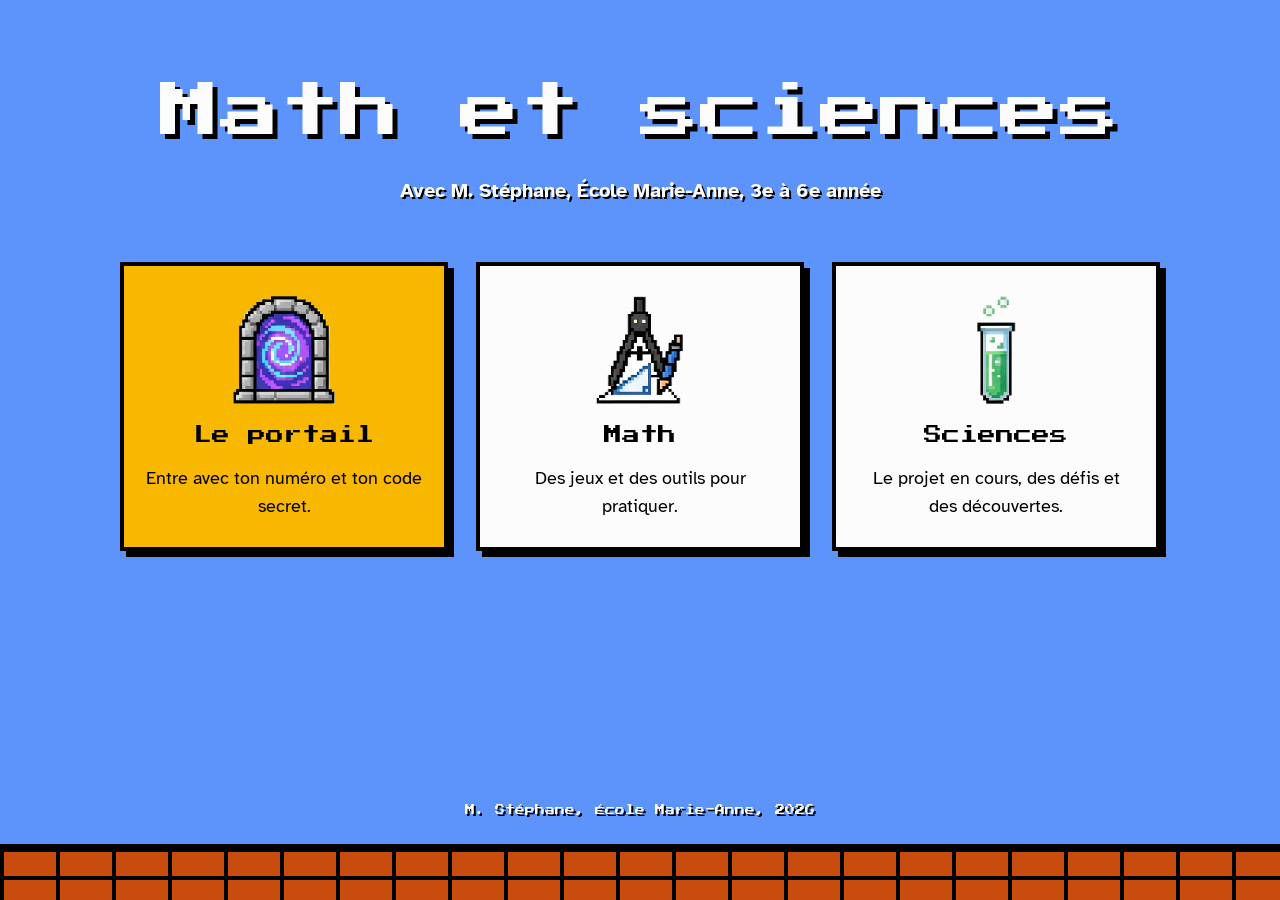
<file: index.html>
<!DOCTYPE html>
<html lang="fr">
<head>
<meta charset="utf-8">
<meta name="viewport" content="width=device-width, initial-scale=1">
<link rel="preconnect" href="https://fonts.googleapis.com">
<link rel="preconnect" href="https://fonts.gstatic.com" crossorigin>
<link href="https://fonts.googleapis.com/css2?family=Atkinson+Hyperlegible:wght@400;700&family=Press+Start+2P&display=swap" rel="stylesheet">
<link rel="stylesheet" href="style.css">
<link rel="icon" href="icones/portail.png">
<title>Math et sciences avec M. Stéphane</title>
<style>
  .hero { max-width: 1080px; margin: 0 auto; padding: 72px 20px 24px; text-align: center; }
  .hero h1 { font-family: var(--pixel); color: var(--blanc); font-size: clamp(26px, 7vw, 60px); line-height: 1.35; text-shadow: 5px 5px 0 var(--nuit); }
  .hero p { margin: 22px 0 0; color: var(--blanc); font-weight: 700; font-size: 20px; text-shadow: 2px 2px 0 var(--nuit); }
  .portes { max-width: 1080px; margin: 0 auto; padding: 32px 20px 72px; display: grid; grid-template-columns: repeat(auto-fit, minmax(260px, 1fr)); gap: 28px; align-content: start; }
  .porte { display: flex; flex-direction: column; align-items: center; text-align: center; gap: 16px; padding: 28px 22px 26px; text-decoration: none; }
  .porte:hover { background: #FFF6D6; }
  .porte:active { transform: translate(4px, 4px); box-shadow: 2px 2px 0 var(--nuit); }
  .porte img { width: 112px; height: 112px; }
  .porte h2 { font-family: var(--pixel); font-size: 18px; line-height: 1.5; }
  .porte p { margin: 0; }
  .porte.vedette { background: var(--or); }
  .porte.vedette:hover { background: #FFD24A; }
</style>
</head>
<body>
<div class="hero">
  <h1>Math et sciences</h1>
  <p>Avec M. Stéphane, École Marie-Anne, 3e à 6e année</p>
</div>

<main class="portes">
  <a class="bloc porte vedette" data-portail href="#">
    <img class="pix" src="icones/portail.png" alt="" width="112" height="112">
    <h2>Le portail</h2>
    <p>Entre avec ton numéro et ton code secret.</p>
  </a>
  <a class="bloc porte" href="math.html">
    <img class="pix" src="icones/compas.png" alt="" width="112" height="112">
    <h2>Math</h2>
    <p>Des jeux et des outils pour pratiquer.</p>
  </a>
  <a class="bloc porte" href="sciences.html">
    <img class="pix" src="icones/eprouvette.png" alt="" width="112" height="112">
    <h2>Sciences</h2>
    <p>Le projet en cours, des défis et des découvertes.</p>
  </a>
</main>

<footer>
  <p class="pied-texte">M. Stéphane, École Marie-Anne, <span id="annee"></span></p>
  <div class="sol" aria-hidden="true"></div>
</footer>
<script src="site.js"></script>
</body>
</html>
</file>
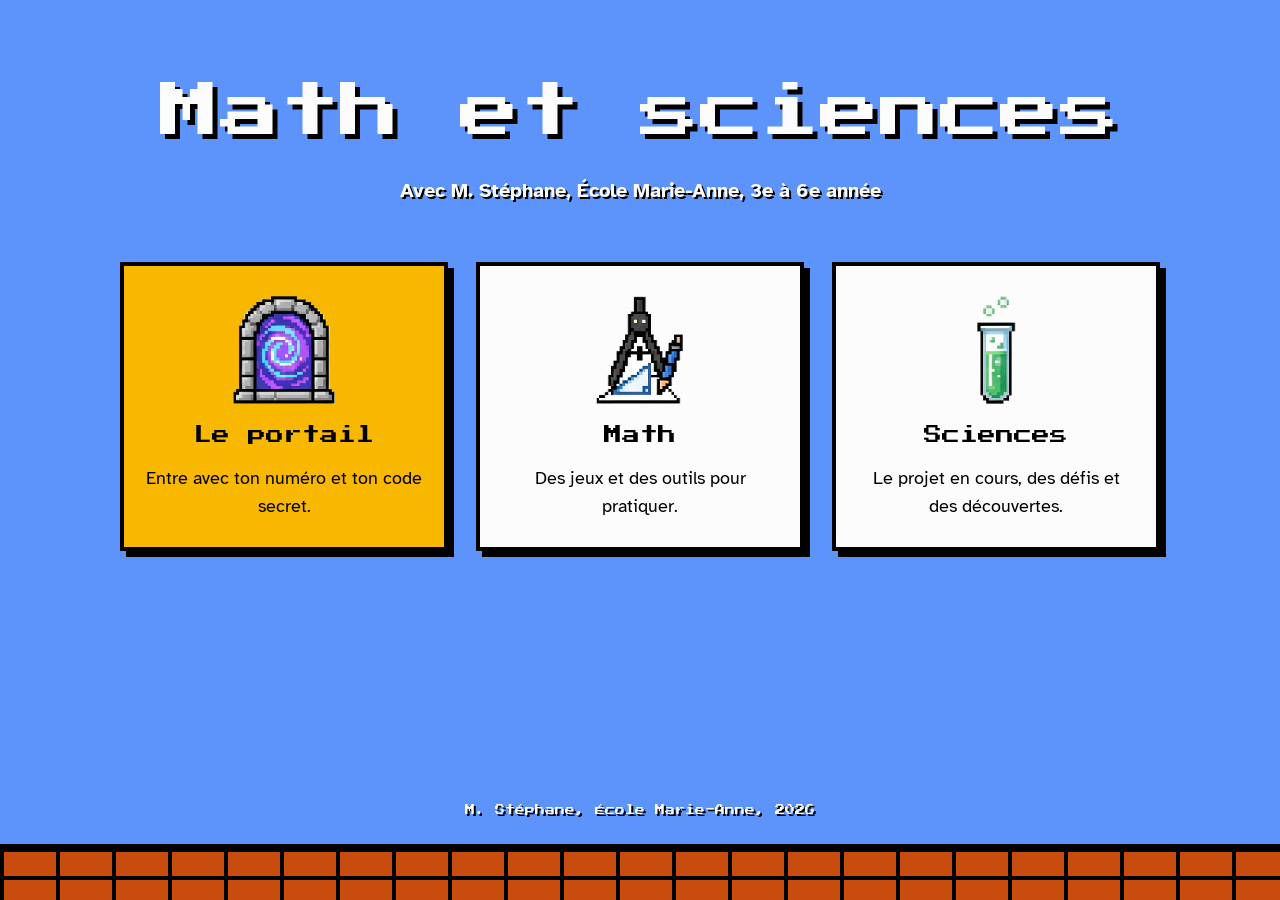
<file: app.html>
<!doctype html>
<html lang="fr">
<head>
<meta charset="utf-8">
<meta name="viewport" content="width=device-width, initial-scale=1">
<title>Chargement…</title>
<style>
  html, body { margin: 0; height: 100%; background: #e8e8e8; }
  iframe { display: block; width: 100%; height: 100%; border: 0; }
  #plein { position: fixed; right: 14px; bottom: 14px; z-index: 5; font: 12px 'Courier New', monospace; font-weight: bold;
           background: #F8B800; border: 3px solid #000; box-shadow: 3px 3px 0 #000; padding: 8px 10px; cursor: pointer; }
</style>
</head>
<body>
<button id="plein" hidden title="Plein écran">⛶ Plein écran</button>
<iframe id="cadre" title="Application" allow="clipboard-write; fullscreen"></iframe>
<script>
/* Les apps du site : ajoute une ligne ici pour chaque nouvelle app Apps Script */
var APPS = {
  portail: { titre: "Le portail",
             url: "https://script.google.com/macros/s/AKfycbyxVpgkzkwHmz1nH80SljjPJ1fe6kfzoZaVMC_vlCwfJsPSxbk_VPe_KhFMmsNMMEipMQ/exec" },
  prof:    { titre: "Le portail : interface prof",
             url: "https://script.google.com/macros/s/AKfycbyxVpgkzkwHmz1nH80SljjPJ1fe6kfzoZaVMC_vlCwfJsPSxbk_VPe_KhFMmsNMMEipMQ/exec?page=prof" },
  arrondir: { titre: "Arrondis!", plein: true,
             url: "https://script.google.com/macros/s/AKfycbyxVpgkzkwHmz1nH80SljjPJ1fe6kfzoZaVMC_vlCwfJsPSxbk_VPe_KhFMmsNMMEipMQ/exec?page=arrondir" },
  arrondirprof: { titre: "Arrondis! : interface prof",
             url: "https://script.google.com/macros/s/AKfycbyxVpgkzkwHmz1nH80SljjPJ1fe6kfzoZaVMC_vlCwfJsPSxbk_VPe_KhFMmsNMMEipMQ/exec?page=arrondirprof" },
  banquier: { titre: "Le Banquier castor", plein: true,
             url: "https://script.google.com/macros/s/AKfycbyxVpgkzkwHmz1nH80SljjPJ1fe6kfzoZaVMC_vlCwfJsPSxbk_VPe_KhFMmsNMMEipMQ/exec?page=banquier" },
  banquierprof: { titre: "Le Banquier castor : interface prof",
             url: "https://script.google.com/macros/s/AKfycbyxVpgkzkwHmz1nH80SljjPJ1fe6kfzoZaVMC_vlCwfJsPSxbk_VPe_KhFMmsNMMEipMQ/exec?page=banquierprof" },
  tables: { titre: "Les Tables du castor", plein: true,
             url: "https://script.google.com/macros/s/AKfycbyxVpgkzkwHmz1nH80SljjPJ1fe6kfzoZaVMC_vlCwfJsPSxbk_VPe_KhFMmsNMMEipMQ/exec?page=tables" },
  tablesprof: { titre: "Les Tables du castor : interface prof",
             url: "https://script.google.com/macros/s/AKfycbyxVpgkzkwHmz1nH80SljjPJ1fe6kfzoZaVMC_vlCwfJsPSxbk_VPe_KhFMmsNMMEipMQ/exec?page=tablesprof" },
  arbres:  { titre: "Défi des essences d’arbres",
             url: "https://script.google.com/macros/s/AKfycbwBoba_kfofpXw3g_yowKZV_xkmOaLPR7cN2TtgPImqyHQHeQxLWDqhCbAi-2AgjlAp/exec" }
};
var app = APPS[location.hash.slice(1)];
if (!app) { location.replace("index.html"); }
else { document.title = app.titre; document.getElementById("cadre").src = app.url; }
/* Bouton plein écran pour les jeux */
var plein = document.getElementById("plein");
if (app && app.plein && document.documentElement.requestFullscreen) {
  plein.hidden = false;
  plein.onclick = function () {
    if (document.fullscreenElement) document.exitFullscreen(); else document.documentElement.requestFullscreen();
  };
  document.addEventListener("fullscreenchange", function () { plein.textContent = document.fullscreenElement ? "Quitter le plein écran" : "⛶ Plein écran"; });
}
/* Passer d’une app à l’autre (ex. : du portail au jeu) recharge la page */
window.addEventListener("hashchange", function () { location.reload(); });
</script>
</body>
</html>
</file>
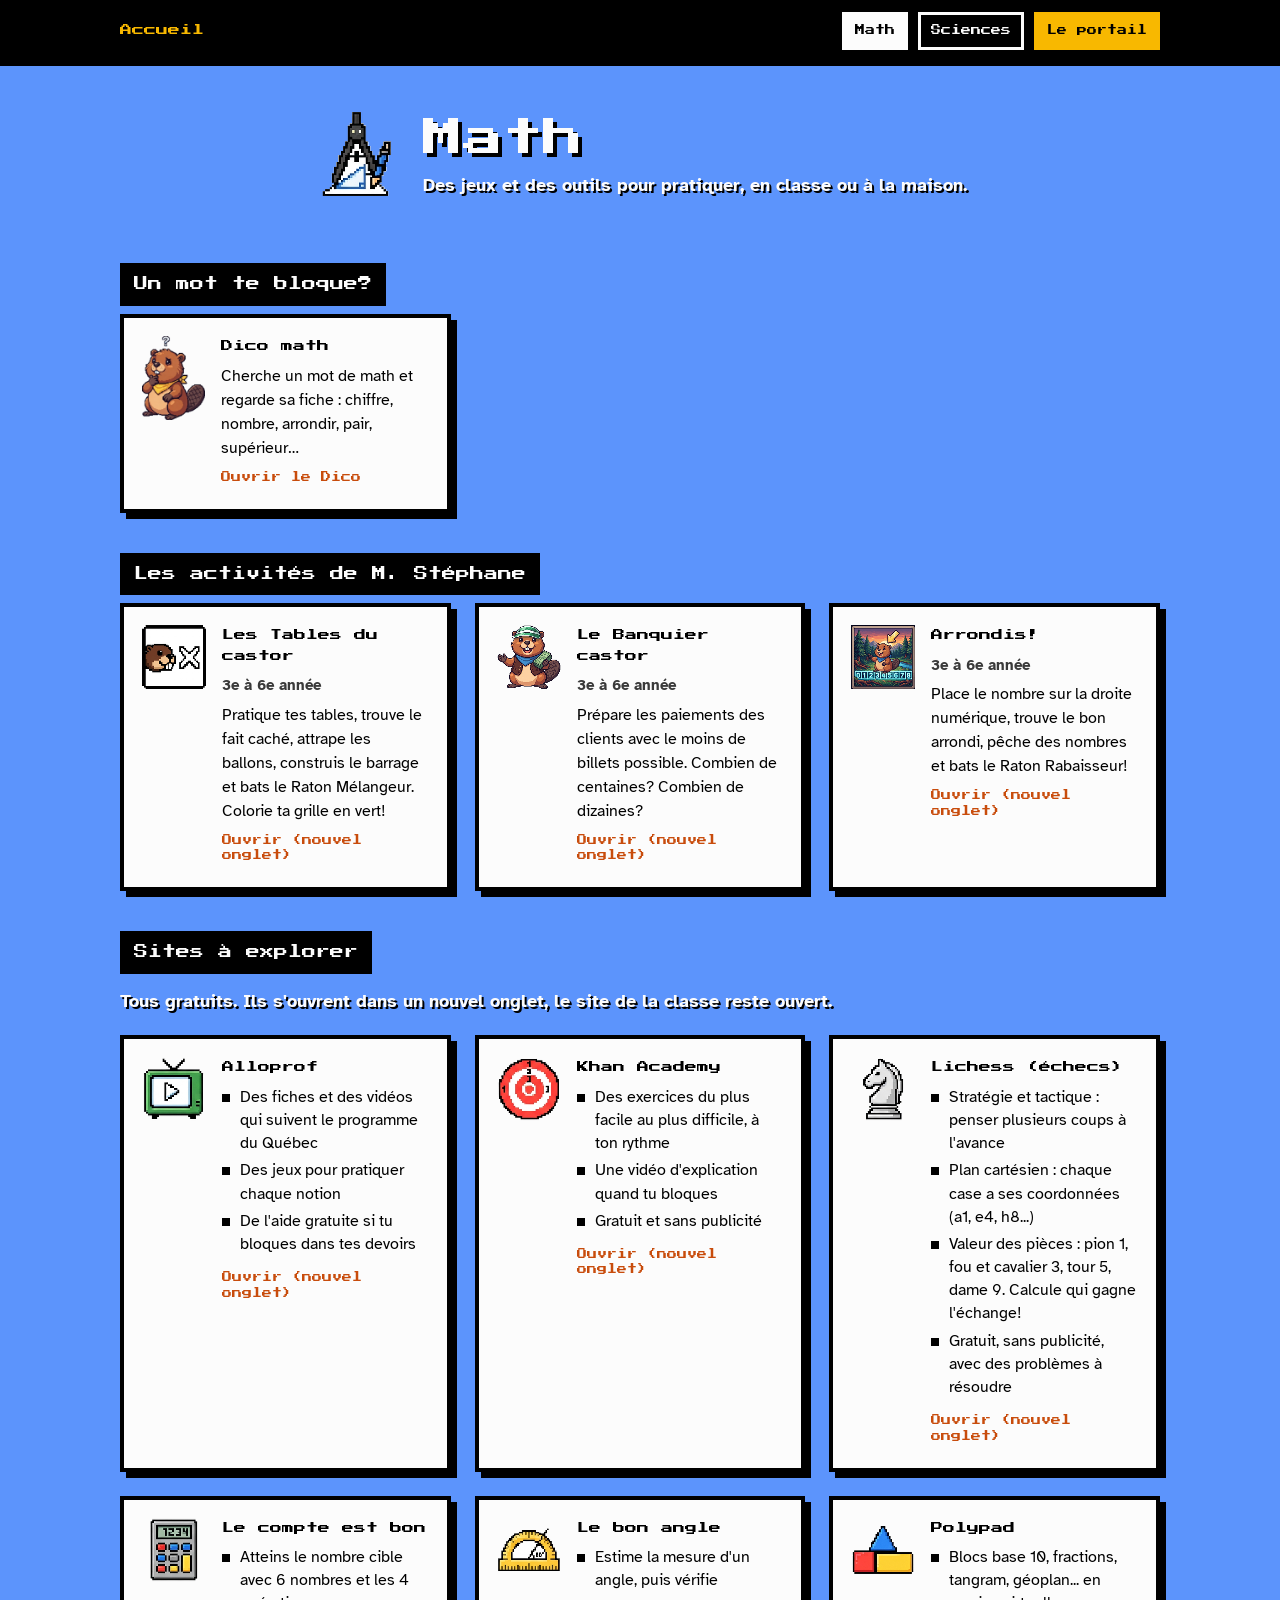
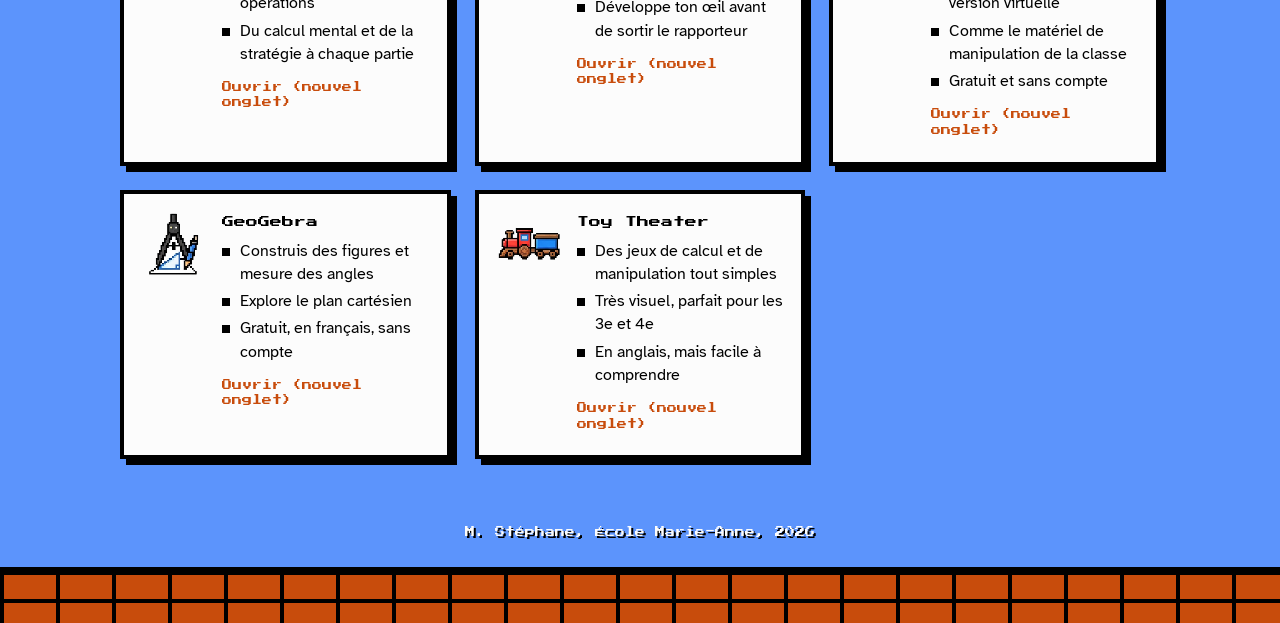
<file: math.html>
<!DOCTYPE html>
<html lang="fr">
<head>
<meta charset="utf-8">
<meta name="viewport" content="width=device-width, initial-scale=1">
<link rel="preconnect" href="https://fonts.googleapis.com">
<link rel="preconnect" href="https://fonts.gstatic.com" crossorigin>
<link href="https://fonts.googleapis.com/css2?family=Atkinson+Hyperlegible:wght@400;700&family=Press+Start+2P&display=swap" rel="stylesheet">
<link rel="stylesheet" href="style.css">
<link rel="icon" href="icones/portail.png">
<title>Math avec M. Stéphane</title>
</head>
<body>
<header class="barre"><div class="int">
  <a class="accueil" href="index.html">Accueil</a>
  <nav aria-label="Pages">
    <a href="math.html" aria-current="page">Math</a>
    <a href="sciences.html">Sciences</a>
    <a class="portail" data-portail href="#">Le portail</a>
  </nav>
</div></header>
<div class="tete">
  <img class="pix" src="icones/compas.png" alt="" width="88" height="88">
  <div><h1>Math</h1><p>Des jeux et des outils pour pratiquer, en classe ou à la maison.</p></div>
</div>

<main>
  <section aria-labelledby="t-dico">
    <h2 id="t-dico" class="section-titre">Un mot te bloque?</h2>
    <div class="grille">
      <a class="bloc carte" href="dico.html">
        <img src="dico/castor-jaune.png" alt="" style="width:auto;height:84px">
        <div><h3>Dico math</h3><p>Cherche un mot de math et regarde sa fiche : chiffre, nombre, arrondir, pair, supérieur…</p><span class="ouvrir">Ouvrir le Dico</span></div>
      </a>
    </div>
  </section>
  <section aria-labelledby="t-act">
    <h2 id="t-act" class="section-titre">Les activités de M. Stéphane</h2>
    <div class="grille" id="grilleActivites"></div>
  </section>

  <section aria-labelledby="t-sites">
    <h2 id="t-sites" class="section-titre">Sites à explorer</h2>
    <p class="section-intro">Tous gratuits. Ils s'ouvrent dans un nouvel onglet, le site de la classe reste ouvert.</p>
    <div class="grille" id="grilleSites"></div>
  </section>
</main>

<footer>
  <p class="pied-texte">M. Stéphane, École Marie-Anne, <span id="annee"></span></p>
  <div class="sol" aria-hidden="true"></div>
</footer>
<script src="site.js"></script>
<script>
/* =========================================================
   CE QU'IL FAUT MODIFIER POUR METTRE LA PAGE À JOUR
   icone : nom d'une image du dossier icones (sans .png).
   Sans icône, la carte affiche la première lettre du titre.
   date : AAAA-MM-JJ (badge « Nouveau! » pendant 14 jours).
   ========================================================= */
var ACTIVITES = [
  { icone: "arrondir", titre: "Arrondis!", lien: "app.html#arrondir", niveaux: "3e à 6e année", date: "2026-10-26",
    description: "Place le nombre sur la droite numérique, trouve le bon arrondi, pêche des nombres et bats le Raton Rabaisseur!" },
  { icone: "banquier", titre: "Le Banquier castor", lien: "app.html#banquier", niveaux: "3e à 6e année", date: "2026-11-04",
    description: "Prépare les paiements des clients avec le moins de billets possible. Combien de centaines? Combien de dizaines?" },
  { icone: "tables", titre: "Les Tables du castor", lien: "app.html#tables", niveaux: "3e à 6e année", date: "2026-11-16",
    description: "Pratique tes tables, trouve le fait caché, attrape les ballons, construis le barrage et bats le Raton Mélangeur. Colorie ta grille en vert!" }
];

var SITES = [
  { icone: "ecran", titre: "Alloprof", lien: "https://www.alloprof.qc.ca/",
    raisons: ["Des fiches et des vidéos qui suivent le programme du Québec", "Des jeux pour pratiquer chaque notion", "De l'aide gratuite si tu bloques dans tes devoirs"] },
  { icone: "cible", titre: "Khan Academy", lien: "https://fr.khanacademy.org/",
    raisons: ["Des exercices du plus facile au plus difficile, à ton rythme", "Une vidéo d'explication quand tu bloques", "Gratuit et sans publicité"] },
  { icone: "cavalier", titre: "Lichess (échecs)", lien: "https://lichess.org/",
    raisons: ["Stratégie et tactique : penser plusieurs coups à l'avance", "Plan cartésien : chaque case a ses coordonnées (a1, e4, h8...)", "Valeur des pièces : pion 1, fou et cavalier 3, tour 5, dame 9. Calcule qui gagne l'échange!", "Gratuit, sans publicité, avec des problèmes à résoudre"] },
  { icone: "calculatrice", titre: "Le compte est bon", lien: "https://www.logicieleducatif.fr/jeu/le-compte-est-bon-en-ligne",
    raisons: ["Atteins le nombre cible avec 6 nombres et les 4 opérations", "Du calcul mental et de la stratégie à chaque partie"] },
  { icone: "rapporteur", titre: "Le bon angle", lien: "https://www.jeuxmaths.fr/jeuxhtml5/lebonangle/jeu/",
    raisons: ["Estime la mesure d'un angle, puis vérifie", "Développe ton œil avant de sortir le rapporteur"] },
  { icone: "blocs", titre: "Polypad", lien: "https://mathigon.org/polypad",
    raisons: ["Blocs base 10, fractions, tangram, géoplan... en version virtuelle", "Comme le matériel de manipulation de la classe", "Gratuit et sans compte"] },
  { icone: "compas", titre: "GeoGebra", lien: "https://www.geogebra.org/",
    raisons: ["Construis des figures et mesure des angles", "Explore le plan cartésien", "Gratuit, en français, sans compte"] },
  { icone: "train", titre: "Toy Theater", lien: "https://toytheater.com/",
    raisons: ["Des jeux de calcul et de manipulation tout simples", "Très visuel, parfait pour les 3e et 4e", "En anglais, mais facile à comprendre"] }
];
/* ========================================================= */
remplir("grilleActivites", ACTIVITES, "Les activités de M. Stéphane arrivent bientôt!");
var el = document.getElementById("grilleSites");
el.innerHTML = SITES.map(carte).join("");
</script>
</body>
</html>
</file>
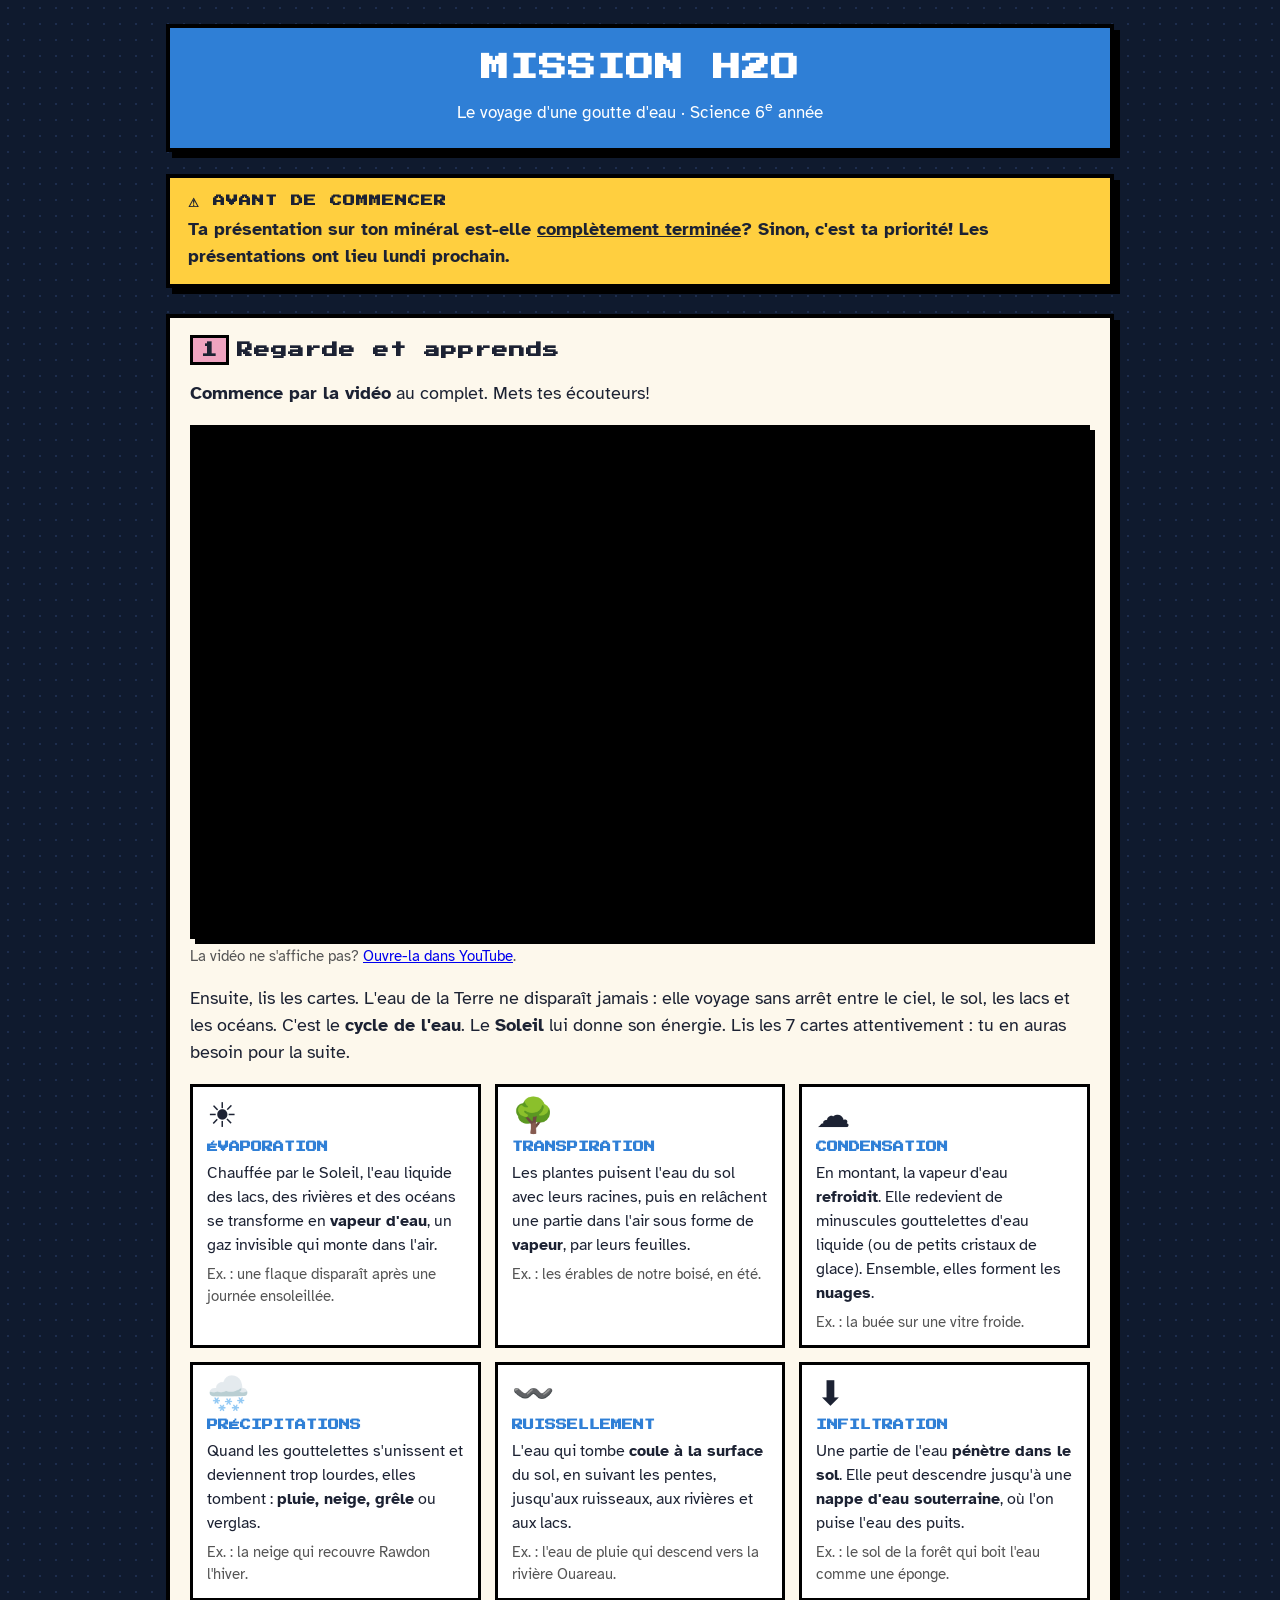
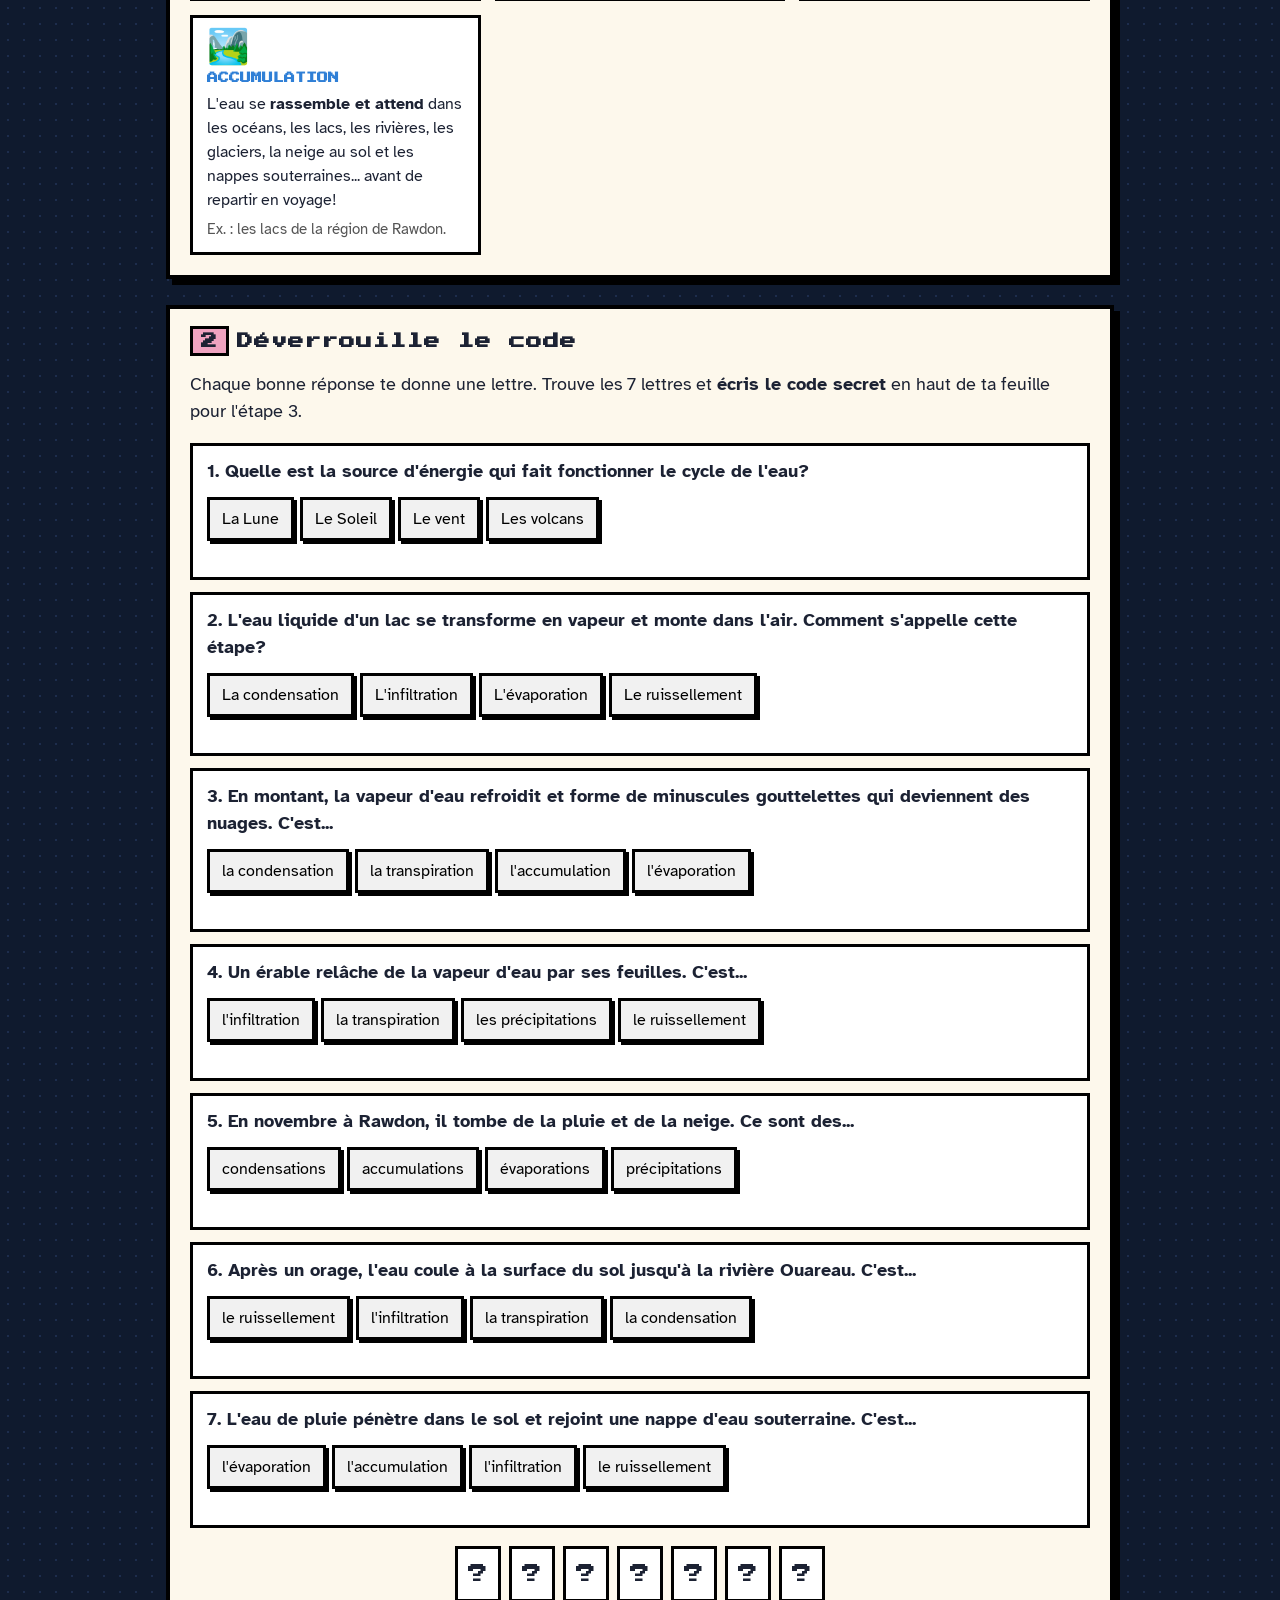
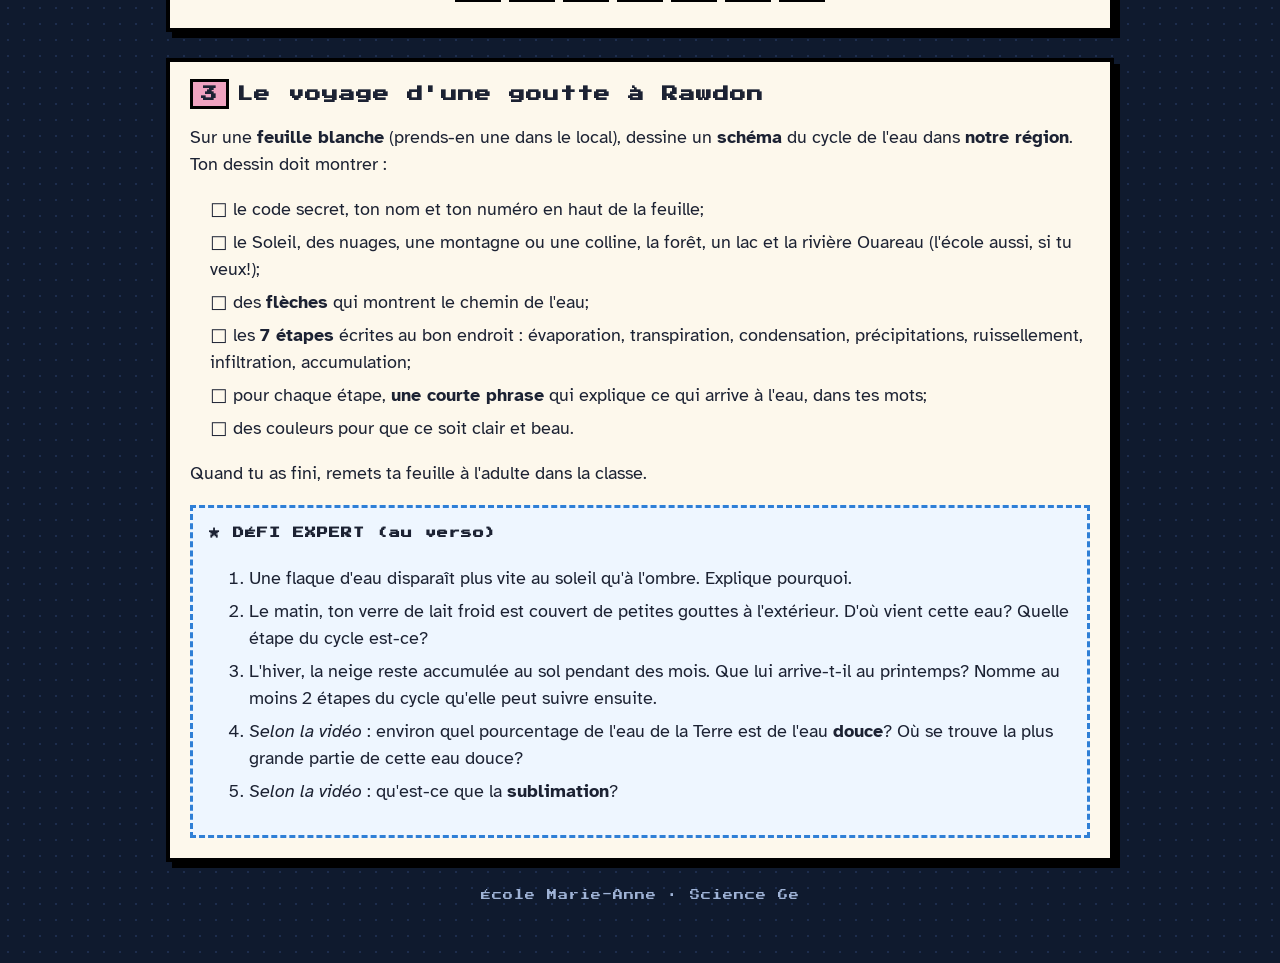
<file: mission-h2o.html>
<!DOCTYPE html>
<html lang="fr">
<head>
<meta charset="utf-8">
<meta name="viewport" content="width=device-width, initial-scale=1">
<title>Mission H2O · 6e année</title>
<link rel="icon" href="icones/portail.png">
<link rel="preconnect" href="https://fonts.googleapis.com">
<link href="https://fonts.googleapis.com/css2?family=Press+Start+2P&family=Atkinson+Hyperlegible:wght@400;700&display=swap" rel="stylesheet">
<style>
  :root{--bg:#0f1a2e;--panel:#fdf8ec;--ink:#1c2233;--blue:#2f7fd6;--sky:#7fc3ff;--pink:#EFA3C0;--gold:#ffcf3f;--green:#3fbf6f;--red:#e0475a;}
  *{box-sizing:border-box}
  body{margin:0;background:var(--bg);color:var(--ink);font:18px/1.5 'Atkinson Hyperlegible',system-ui,sans-serif;
       background-image:radial-gradient(#1d2d4d 1px,transparent 1px);background-size:16px 16px}
  .wrap{max-width:980px;margin:0 auto;padding:24px 16px 60px}
  .px{font-family:'Press Start 2P',monospace;letter-spacing:1px}
  header{background:var(--blue);border:4px solid #000;box-shadow:6px 6px 0 #000;padding:22px;color:#fff;text-align:center}
  header h1{margin:0 0 10px;font-size:28px;line-height:1.3}
  header p{margin:0;font-size:17px}
  .alerte{margin:22px 0;background:var(--gold);border:4px solid #000;box-shadow:6px 6px 0 #000;padding:14px 18px;font-weight:700}
  .alerte .px{font-size:12px;display:block;margin-bottom:6px}
  section{background:var(--panel);border:4px solid #000;box-shadow:6px 6px 0 #000;padding:20px;margin:26px 0}
  h2{margin:0 0 14px;font-size:16px;line-height:1.5}
  h2 .lvl{background:var(--pink);border:3px solid #000;padding:4px 8px;margin-right:8px}
  .cards{display:grid;grid-template-columns:repeat(auto-fill,minmax(270px,1fr));gap:14px}
  .card{background:#fff;border:3px solid #000;padding:12px 14px}
  .card .ico{font-size:34px;line-height:1}
  .card h3{margin:6px 0 4px;font-family:'Press Start 2P',monospace;font-size:11px;line-height:1.6;color:var(--blue)}
  .card p{margin:0;font-size:16px}
  .card .ex{margin-top:6px;font-size:15px;color:#555}
  .q{background:#fff;border:3px solid #000;padding:12px 14px;margin:12px 0}
  .q.ok{background:#e4f8ea;border-color:var(--green)}
  .q p{margin:0 0 8px;font-weight:700}
  .q button{font:inherit;font-size:16px;margin:4px 6px 4px 0;padding:7px 12px;border:3px solid #000;background:#f1f1f1;cursor:pointer;box-shadow:3px 3px 0 #000}
  .q button:hover{background:var(--sky)}
  .q button.bad{background:#ffd5da;text-decoration:line-through}
  .q button.good{background:var(--green);color:#fff}
  .q button:disabled{cursor:default}
  .fb{font-size:15px;min-height:20px}
  .code{display:flex;gap:8px;justify-content:center;margin:18px 0 6px;flex-wrap:wrap}
  .code span{width:46px;height:56px;border:3px solid #000;background:#fff;display:flex;align-items:center;justify-content:center;font-family:'Press Start 2P',monospace;font-size:20px}
  .code span.on{background:var(--gold)}
  .bravo{display:none;text-align:center;background:var(--green);color:#fff;border:3px solid #000;padding:12px;margin-top:12px;font-weight:700}
  ol li,ul li{margin:6px 0}
  .check li{list-style:none;margin-left:-20px}
  .check li::before{content:"□ ";font-weight:700}
  .bonus{background:#eef6ff;border:3px dashed var(--blue);padding:12px 16px;margin-top:16px}
  .video{position:relative;padding-top:56.25%;border:4px solid #000;box-shadow:5px 5px 0 #000;margin:10px 0 6px;background:#000}
  .video iframe{position:absolute;inset:0;width:100%;height:100%;border:0}
  .small{font-size:15px;color:#555;margin-top:6px}
  footer{text-align:center;color:#9fb3d6;font-size:14px}
</style>
</head>
<body>
<div class="wrap">

<header>
  <h1 class="px">MISSION H2O</h1>
  <p>Le voyage d'une goutte d'eau · Science 6<sup>e</sup> année</p>
</header>

<div class="alerte">
  <span class="px">⚠ AVANT DE COMMENCER</span>
  Ta présentation sur ton minéral est-elle <u>complètement terminée</u>? Sinon, c'est ta priorité! Les présentations ont lieu lundi prochain.
</div>

<section>
  <h2 class="px"><span class="lvl">1</span>Regarde et apprends</h2>
  <p><b>Commence par la vidéo</b> au complet. Mets tes écouteurs!</p>
  <div class="video"><iframe src="https://www.youtube-nocookie.com/embed/tZ7s_WrcsDs?rel=0" title="Le cycle de l'eau" allow="accelerometer; encrypted-media; gyroscope; picture-in-picture; fullscreen" allowfullscreen></iframe></div>
  <p class="small">La vidéo ne s'affiche pas? <a href="https://www.youtube.com/watch?v=tZ7s_WrcsDs" target="_blank" rel="noopener">Ouvre-la dans YouTube</a>.</p>
  <p>Ensuite, lis les cartes. L'eau de la Terre ne disparaît jamais : elle voyage sans arrêt entre le ciel, le sol, les lacs et les océans. C'est le <b>cycle de l'eau</b>. Le <b>Soleil</b> lui donne son énergie. Lis les 7 cartes attentivement : tu en auras besoin pour la suite.</p>
  <div class="cards">
    <div class="card"><div class="ico">☀️</div><h3>ÉVAPORATION</h3>
      <p>Chauffée par le Soleil, l'eau liquide des lacs, des rivières et des océans se transforme en <b>vapeur d'eau</b>, un gaz invisible qui monte dans l'air.</p>
      <p class="ex">Ex. : une flaque disparaît après une journée ensoleillée.</p></div>
    <div class="card"><div class="ico">🌳</div><h3>TRANSPIRATION</h3>
      <p>Les plantes puisent l'eau du sol avec leurs racines, puis en relâchent une partie dans l'air sous forme de <b>vapeur</b>, par leurs feuilles.</p>
      <p class="ex">Ex. : les érables de notre boisé, en été.</p></div>
    <div class="card"><div class="ico">☁️</div><h3>CONDENSATION</h3>
      <p>En montant, la vapeur d'eau <b>refroidit</b>. Elle redevient de minuscules gouttelettes d'eau liquide (ou de petits cristaux de glace). Ensemble, elles forment les <b>nuages</b>.</p>
      <p class="ex">Ex. : la buée sur une vitre froide.</p></div>
    <div class="card"><div class="ico">🌨️</div><h3>PRÉCIPITATIONS</h3>
      <p>Quand les gouttelettes s'unissent et deviennent trop lourdes, elles tombent : <b>pluie, neige, grêle</b> ou verglas.</p>
      <p class="ex">Ex. : la neige qui recouvre Rawdon l'hiver.</p></div>
    <div class="card"><div class="ico">〰️</div><h3>RUISSELLEMENT</h3>
      <p>L'eau qui tombe <b>coule à la surface</b> du sol, en suivant les pentes, jusqu'aux ruisseaux, aux rivières et aux lacs.</p>
      <p class="ex">Ex. : l'eau de pluie qui descend vers la rivière Ouareau.</p></div>
    <div class="card"><div class="ico">⬇️</div><h3>INFILTRATION</h3>
      <p>Une partie de l'eau <b>pénètre dans le sol</b>. Elle peut descendre jusqu'à une <b>nappe d'eau souterraine</b>, où l'on puise l'eau des puits.</p>
      <p class="ex">Ex. : le sol de la forêt qui boit l'eau comme une éponge.</p></div>
    <div class="card"><div class="ico">🏞️</div><h3>ACCUMULATION</h3>
      <p>L'eau se <b>rassemble et attend</b> dans les océans, les lacs, les rivières, les glaciers, la neige au sol et les nappes souterraines... avant de repartir en voyage!</p>
      <p class="ex">Ex. : les lacs de la région de Rawdon.</p></div>
  </div>
</section>

<section>
  <h2 class="px"><span class="lvl">2</span>Déverrouille le code</h2>
  <p>Chaque bonne réponse te donne une lettre. Trouve les 7 lettres et <b>écris le code secret</b> en haut de ta feuille pour l'étape 3.</p>
  <div id="quiz"></div>
  <div class="code" id="code"></div>
  <div class="bravo" id="bravo">BRAVO! Écris le code en haut de ta feuille, puis passe à l'étape 3.</div>
</section>

<section>
  <h2 class="px"><span class="lvl">3</span>Le voyage d'une goutte à Rawdon</h2>
  <p>Sur une <b>feuille blanche</b> (prends-en une dans le local), dessine un <b>schéma</b> du cycle de l'eau dans <b>notre région</b>. Ton dessin doit montrer :</p>
  <ul class="check">
    <li>le code secret, ton nom et ton numéro en haut de la feuille;</li>
    <li>le Soleil, des nuages, une montagne ou une colline, la forêt, un lac et la rivière Ouareau (l'école aussi, si tu veux!);</li>
    <li>des <b>flèches</b> qui montrent le chemin de l'eau;</li>
    <li>les <b>7 étapes</b> écrites au bon endroit : évaporation, transpiration, condensation, précipitations, ruissellement, infiltration, accumulation;</li>
    <li>pour chaque étape, <b>une courte phrase</b> qui explique ce qui arrive à l'eau, dans tes mots;</li>
    <li>des couleurs pour que ce soit clair et beau.</li>
  </ul>
  <p>Quand tu as fini, remets ta feuille à l'adulte dans la classe.</p>
  <div class="bonus">
    <b class="px" style="font-size:11px">★ DÉFI EXPERT (au verso)</b>
    <ol>
      <li>Une flaque d'eau disparaît plus vite au soleil qu'à l'ombre. Explique pourquoi.</li>
      <li>Le matin, ton verre de lait froid est couvert de petites gouttes à l'extérieur. D'où vient cette eau? Quelle étape du cycle est-ce?</li>
      <li>L'hiver, la neige reste accumulée au sol pendant des mois. Que lui arrive-t-il au printemps? Nomme au moins 2 étapes du cycle qu'elle peut suivre ensuite.</li>
      <li><i>Selon la vidéo</i> : environ quel pourcentage de l'eau de la Terre est de l'eau <b>douce</b>? Où se trouve la plus grande partie de cette eau douce?</li>
      <li><i>Selon la vidéo</i> : qu'est-ce que la <b>sublimation</b>?</li>
    </ol>
  </div>
</section>

<footer class="px" style="font-size:10px">École Marie-Anne · Science 6e</footer>
</div>

<script>
const QUESTIONS = [
  {q:"Quelle est la source d'énergie qui fait fonctionner le cycle de l'eau?", c:["La Lune","Le Soleil","Le vent","Les volcans"], a:1, l:"O", h:"Pense à ce qui chauffe l'eau des lacs."},
  {q:"L'eau liquide d'un lac se transforme en vapeur et monte dans l'air. Comment s'appelle cette étape?", c:["La condensation","L'infiltration","L'évaporation","Le ruissellement"], a:2, l:"U", h:"Relis la carte avec le Soleil."},
  {q:"En montant, la vapeur d'eau refroidit et forme de minuscules gouttelettes qui deviennent des nuages. C'est...", c:["la condensation","la transpiration","l'accumulation","l'évaporation"], a:0, l:"A", h:"C'est aussi ce qui fait la buée sur une vitre froide."},
  {q:"Un érable relâche de la vapeur d'eau par ses feuilles. C'est...", c:["l'infiltration","la transpiration","les précipitations","le ruissellement"], a:1, l:"R", h:"Les plantes aussi « suent » un peu!"},
  {q:"En novembre à Rawdon, il tombe de la pluie et de la neige. Ce sont des...", c:["condensations","accumulations","évaporations","précipitations"], a:3, l:"E", h:"Ce qui tombe du ciel."},
  {q:"Après un orage, l'eau coule à la surface du sol jusqu'à la rivière Ouareau. C'est...", c:["le ruissellement","l'infiltration","la transpiration","la condensation"], a:0, l:"A", h:"L'eau coule SUR le sol."},
  {q:"L'eau de pluie pénètre dans le sol et rejoint une nappe d'eau souterraine. C'est...", c:["l'évaporation","l'accumulation","l'infiltration","le ruissellement"], a:2, l:"U", h:"L'eau entre DANS le sol."}
];
const quiz=document.getElementById('quiz'), code=document.getElementById('code');
let found=0;
QUESTIONS.forEach((Q,i)=>{
  const box=document.createElement('div'); box.className='q';
  box.innerHTML='<p>'+(i+1)+'. '+Q.q+'</p>';
  const fb=document.createElement('div'); fb.className='fb';
  Q.c.forEach((txt,j)=>{
    const b=document.createElement('button'); b.textContent=txt;
    b.onclick=()=>{
      if(j===Q.a){
        b.classList.add('good'); box.classList.add('ok');
        box.querySelectorAll('button').forEach(x=>x.disabled=true);
        fb.textContent='✔ Bonne réponse! Lettre débloquée : '+Q.l;
        const s=code.children[i]; s.textContent=Q.l; s.classList.add('on');
        found++; if(found===QUESTIONS.length) document.getElementById('bravo').style.display='block';
      }else{
        b.classList.add('bad'); b.disabled=true;
        fb.textContent='✘ Pas tout à fait. Indice : '+Q.h;
      }
    };
    box.appendChild(b);
  });
  box.appendChild(fb); quiz.appendChild(box);
  const s=document.createElement('span'); s.textContent='?'; code.appendChild(s);
});
</script>
</body>
</html>
</file>
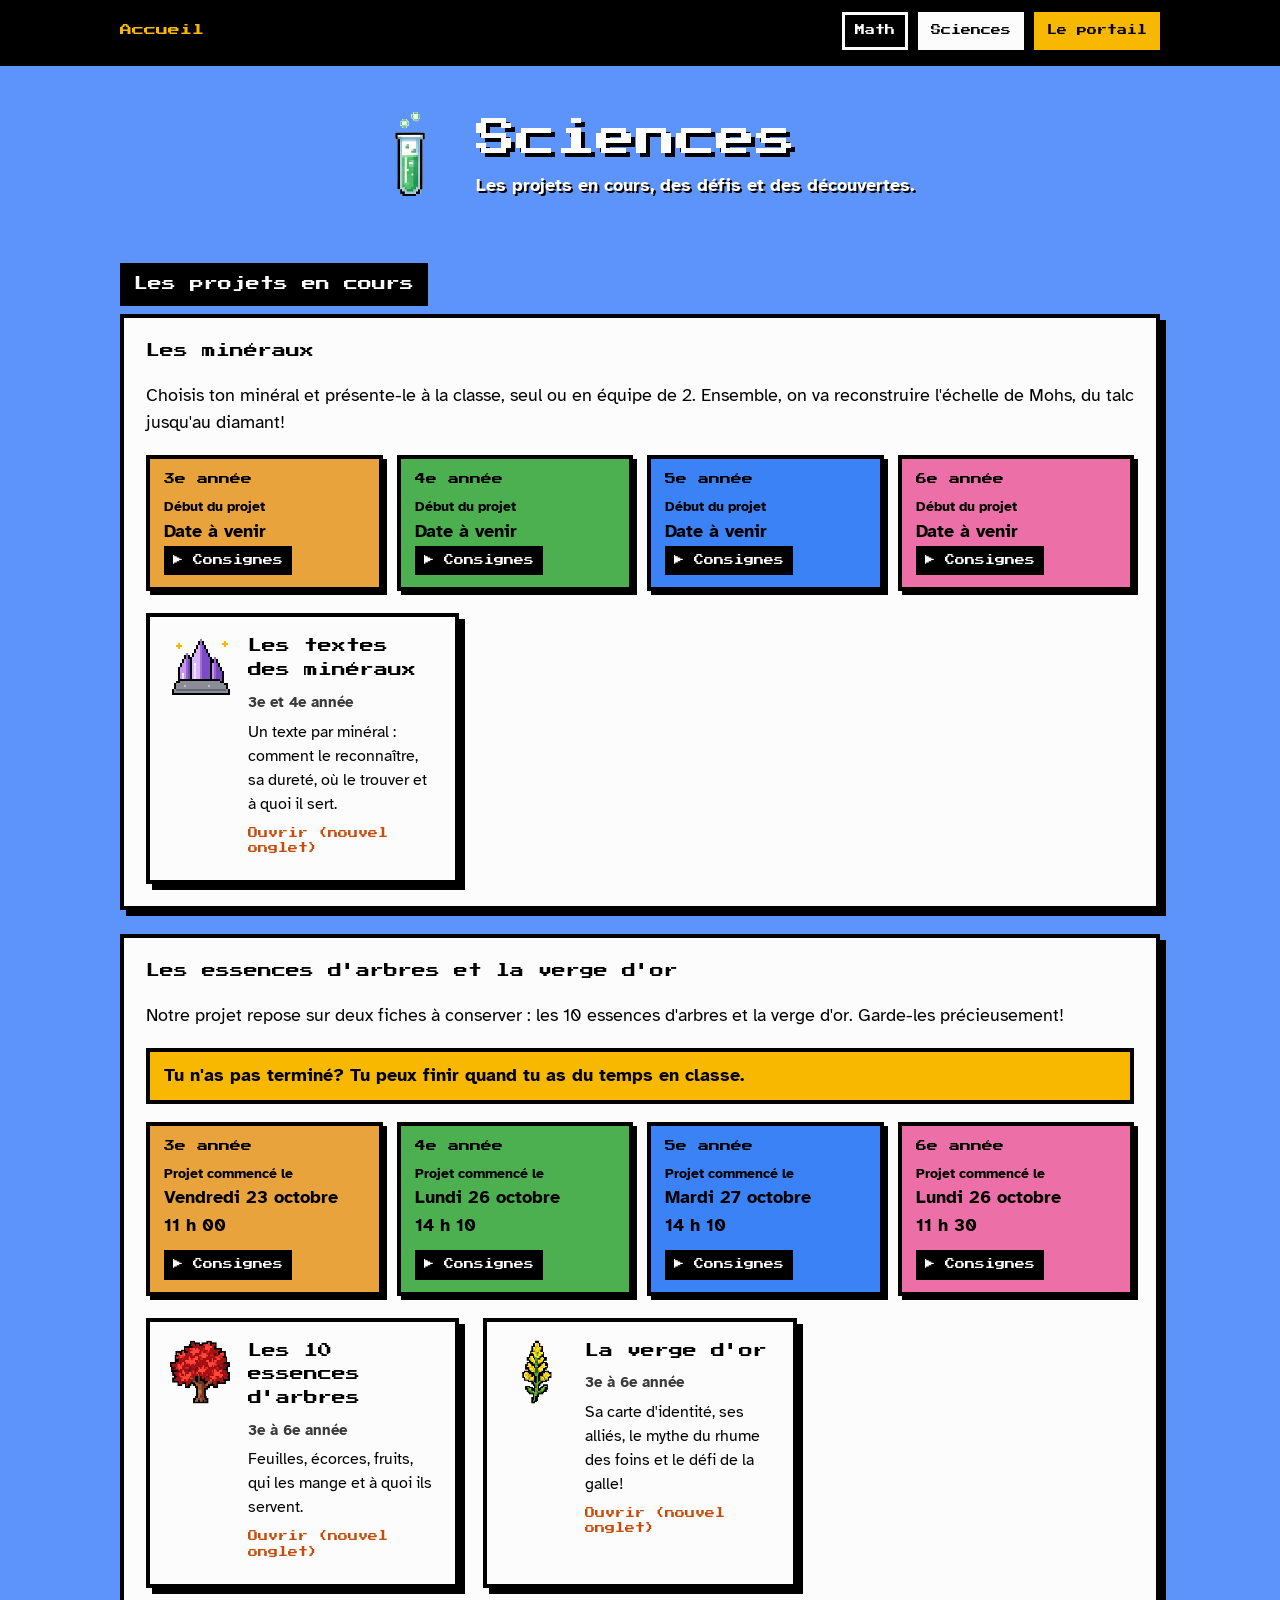
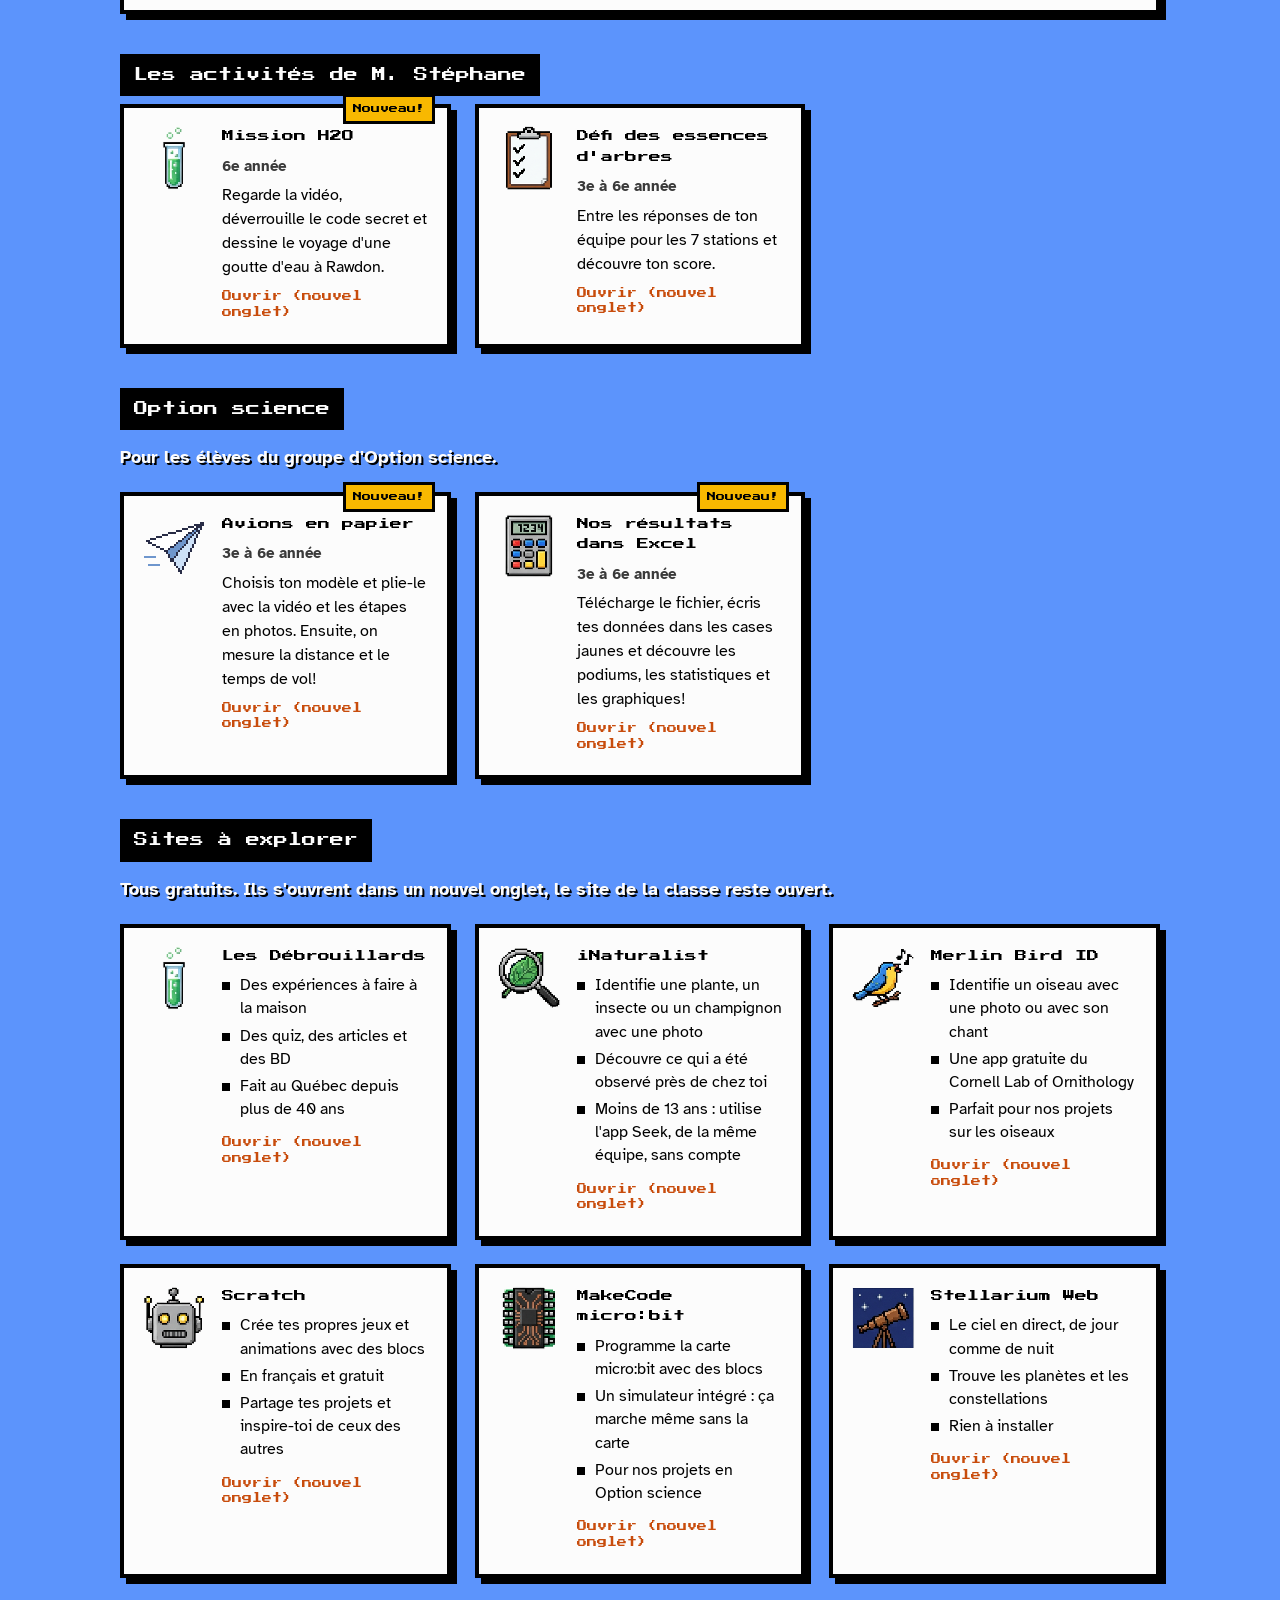
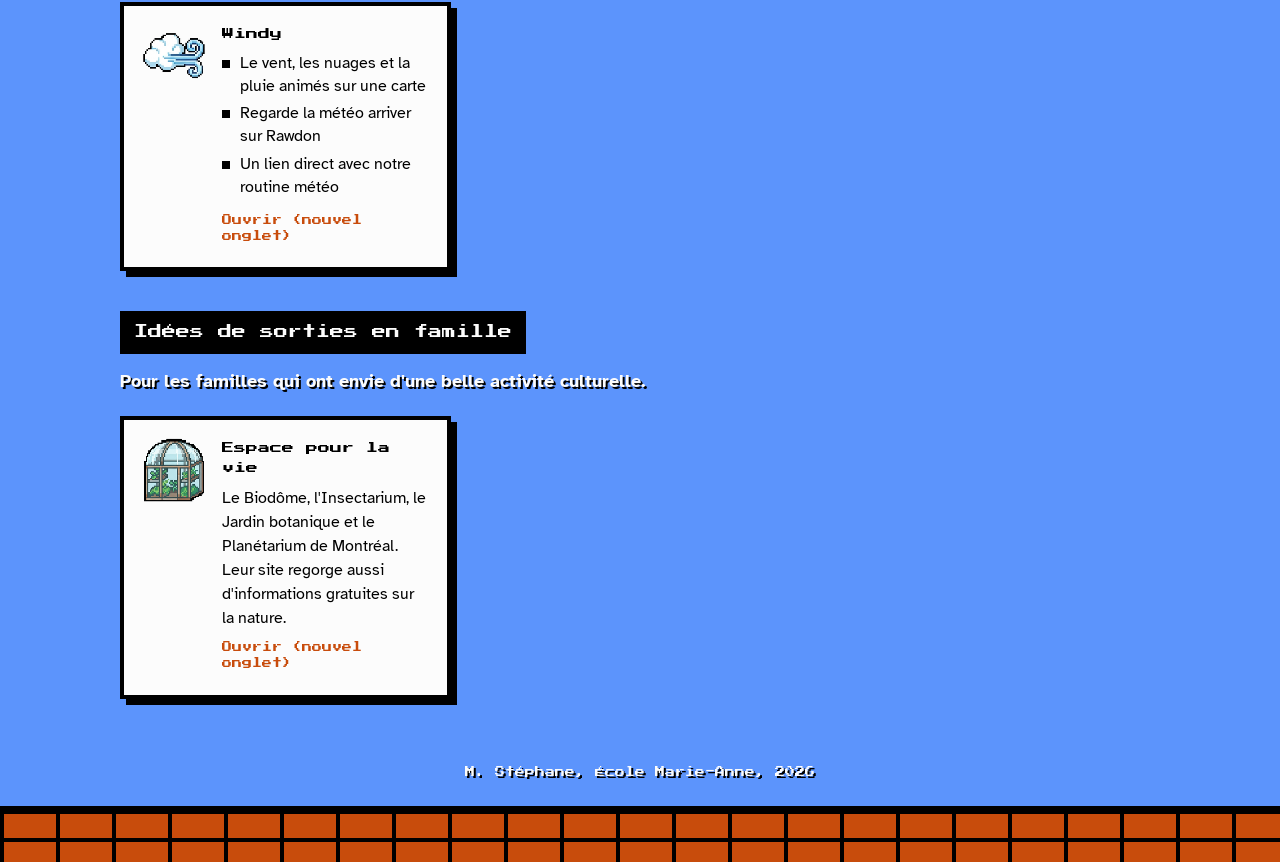
<file: sciences.html>
<!DOCTYPE html>
<html lang="fr">
<head>
<meta charset="utf-8">
<meta name="viewport" content="width=device-width, initial-scale=1">
<link rel="preconnect" href="https://fonts.googleapis.com">
<link rel="preconnect" href="https://fonts.gstatic.com" crossorigin>
<link href="https://fonts.googleapis.com/css2?family=Atkinson+Hyperlegible:wght@400;700&family=Press+Start+2P&display=swap" rel="stylesheet">
<link rel="stylesheet" href="style.css">
<link rel="icon" href="icones/portail.png">
<title>Sciences avec M. Stéphane</title>
<style>
/* Rectangles de dates cliquables + consignes plein écran */
button.date { font: inherit; color: inherit; text-align: left; width: 100%; cursor: pointer;
  display: flex; flex-direction: column; align-items: flex-start; justify-content: flex-start;
  box-shadow: 4px 4px 0 var(--nuit); transition: transform .08s, box-shadow .08s; }
button.date:hover { transform: translate(-2px, -2px); box-shadow: 6px 6px 0 var(--nuit); }
button.date:active { transform: translate(2px, 2px); box-shadow: 2px 2px 0 var(--nuit); }
.date .voir { display: inline-block; margin-top: auto; font-family: var(--pixel); font-size: 10px;
  background: var(--nuit); color: var(--blanc); padding: 7px 9px; }
button.date .heure { margin-bottom: 10px; }
.consignes { position: fixed; inset: 0; z-index: 100; background: var(--nuit);
  display: flex; align-items: center; justify-content: center; }
.consignes[hidden] { display: none; }
.consignes img { max-width: 100vw; max-height: 100vh; width: auto; height: auto; object-fit: contain; display: block; }
.consignes .sortir { position: absolute; top: 16px; right: 16px; font-family: var(--pixel); font-size: 14px;
  background: var(--or); color: var(--nuit); border: 4px solid var(--nuit); padding: 12px 16px; cursor: pointer;
  box-shadow: 4px 4px 0 var(--blanc); }
.consignes .sortir:hover { background: var(--blanc); }
/* Plusieurs projets + note */
.projet + .projet { margin-top: 24px; }
.projet .note { margin: 14px 0 0; background: var(--or); border: 4px solid var(--nuit); padding: 10px 14px; font-weight: 700; }
</style>
</head>
<body>
<header class="barre"><div class="int">
  <a class="accueil" href="index.html">Accueil</a>
  <nav aria-label="Pages">
    <a href="math.html">Math</a>
    <a href="sciences.html" aria-current="page">Sciences</a>
    <a class="portail" data-portail href="#">Le portail</a>
  </nav>
</div></header>
<div class="tete">
  <img class="pix" src="icones/eprouvette.png" alt="" width="88" height="88">
  <div><h1>Sciences</h1><p>Les projets en cours, des défis et des découvertes.</p></div>
</div>

<main>
  <section aria-labelledby="t-projet">
    <h2 id="t-projet" class="section-titre">Les projets en cours</h2>
    <div id="projets"></div>
  </section>

  <section aria-labelledby="t-act">
    <h2 id="t-act" class="section-titre">Les activités de M. Stéphane</h2>
    <div class="grille" id="grilleActivites"></div>
  </section>

  <section aria-labelledby="t-option">
    <h2 id="t-option" class="section-titre">Option science</h2>
    <p class="section-intro">Pour les élèves du groupe d'Option science.</p>
    <div class="grille" id="grilleOption"></div>
  </section>

  <section aria-labelledby="t-sites">
    <h2 id="t-sites" class="section-titre">Sites à explorer</h2>
    <p class="section-intro">Tous gratuits. Ils s'ouvrent dans un nouvel onglet, le site de la classe reste ouvert.</p>
    <div class="grille" id="grilleSites"></div>
  </section>

  <section aria-labelledby="t-sorties">
    <h2 id="t-sorties" class="section-titre">Idées de sorties en famille</h2>
    <p class="section-intro">Pour les familles qui ont envie d'une belle activité culturelle.</p>
    <div class="grille" id="grilleSorties"></div>
  </section>
</main>

<div class="consignes" id="consignes" role="dialog" aria-modal="true" aria-label="Consignes du projet" hidden>
  <img id="consignesImg" alt="">
  <button class="sortir" id="consignesSortir" type="button">✕ Sortir</button>
</div>

<footer>
  <p class="pied-texte">M. Stéphane, École Marie-Anne, <span id="annee"></span></p>
  <div class="sol" aria-hidden="true"></div>
</footer>
<script src="site.js"></script>
<script>
/* =========================================================
   CE QU'IL FAUT MODIFIER POUR METTRE LA PAGE À JOUR
   ========================================================= */
// Le premier projet de la liste s'affiche en haut.
// date : AAAA-MM-JJ (laisser "" si la date n'est pas encore connue)
// consignes : image affichée en plein écran quand on clique sur le rectangle (laisser "" si aucune)
// note : message mis en évidence sous le texte (laisser "" si aucun)
var PROJETS = [
  {
    titre: "Les minéraux",
    texte: "Choisis ton minéral et présente-le à la classe, seul ou en équipe de 2. Ensemble, on va reconstruire l'échelle de Mohs, du talc jusqu'au diamant!",
    note: "",
    debuts: [
      { niveau: "3e", date: "", heure: "", consignes: "consignes/consignes-mineraux-3e.png" },
      { niveau: "4e", date: "", heure: "", consignes: "consignes/consignes-mineraux-4e.png" },
      { niveau: "5e", date: "", heure: "", consignes: "consignes/consignes-mineraux-5e.png" },
      { niveau: "6e", date: "", heure: "", consignes: "consignes/consignes-mineraux-6e.png" }
    ],
    fiches: [
      { icone: "cristal", titre: "Les textes des minéraux", lien: "textes-mineraux-3e-4e.pdf", niveaux: "3e et 4e année", date: "2026-11-09",
        description: "Un texte par minéral : comment le reconnaître, sa dureté, où le trouver et à quoi il sert." }
    ]
  },
  {
    titre: "Les essences d'arbres et la verge d'or",
    texte: "Notre projet repose sur deux fiches à conserver : les 10 essences d'arbres et la verge d'or. Garde-les précieusement!",
    note: "Tu n'as pas terminé? Tu peux finir quand tu as du temps en classe.",
    debuts: [
      { niveau: "3e", date: "2026-10-23", heure: "11 h 00", consignes: "consignes/consignes-3e-mon-arbre-illustre.png" },
      { niveau: "4e", date: "2026-10-26", heure: "14 h 10", consignes: "consignes/consignes-4e-cartes-collection.png" },
      { niveau: "5e", date: "2026-10-27", heure: "14 h 10", consignes: "consignes/consignes-5e-devine-qui-je-suis.png" },
      { niveau: "6e", date: "2026-10-26", heure: "11 h 30", consignes: "consignes/consignes-6e-carnet-naturaliste.png" }
    ],
    fiches: [
      { icone: "arbre", titre: "Les 10 essences d'arbres", lien: "essences-arbres.pdf", niveaux: "3e à 6e année",
        description: "Feuilles, écorces, fruits, qui les mange et à quoi ils servent." },
      { icone: "verge-dor", titre: "La verge d'or", lien: "verge-dor.pdf", niveaux: "3e à 6e année",
        description: "Sa carte d'identité, ses alliés, le mythe du rhume des foins et le défi de la galle!" }
    ]
  }
];

var ACTIVITES = [
  { icone: "eprouvette", titre: "Mission H2O", niveaux: "6e année", date: "2026-11-23",
    lien: "mission-h2o.html",
    description: "Regarde la vidéo, déverrouille le code secret et dessine le voyage d'une goutte d'eau à Rawdon." },
  { icone: "defi", titre: "Défi des essences d'arbres", niveaux: "3e à 6e année", date: "2026-09-27",
    lien: "app.html#arbres",
    description: "Entre les réponses de ton équipe pour les 7 stations et découvre ton score." }
];

var OPTION_SCIENCE = [
  { icone: "avion", titre: "Avions en papier", niveaux: "3e à 6e année", date: "2026-11-27",
    lien: "https://www.kreaplanet.com/fr/bricolage/c-fabriquer-des-avions-en-papier",
    description: "Choisis ton modèle et plie-le avec la vidéo et les étapes en photos. Ensuite, on mesure la distance et le temps de vol!" },
  { icone: "calculatrice", titre: "Nos résultats dans Excel", niveaux: "3e à 6e année", date: "2026-11-27",
    lien: "avions-papier.xlsx",
    description: "Télécharge le fichier, écris tes données dans les cases jaunes et découvre les podiums, les statistiques et les graphiques!" }
];

var SITES = [
  { icone: "eprouvette", titre: "Les Débrouillards", lien: "https://www.lesdebrouillards.com/",
    raisons: ["Des expériences à faire à la maison", "Des quiz, des articles et des BD", "Fait au Québec depuis plus de 40 ans"] },
  { icone: "loupe-feuille", titre: "iNaturalist", lien: "https://www.inaturalist.org/",
    raisons: ["Identifie une plante, un insecte ou un champignon avec une photo", "Découvre ce qui a été observé près de chez toi", "Moins de 13 ans : utilise l'app Seek, de la même équipe, sans compte"] },
  { icone: "oiseau", titre: "Merlin Bird ID", lien: "https://merlin.allaboutbirds.org/",
    raisons: ["Identifie un oiseau avec une photo ou avec son chant", "Une app gratuite du Cornell Lab of Ornithology", "Parfait pour nos projets sur les oiseaux"] },
  { icone: "robot", titre: "Scratch", lien: "https://scratch.mit.edu/",
    raisons: ["Crée tes propres jeux et animations avec des blocs", "En français et gratuit", "Partage tes projets et inspire-toi de ceux des autres"] },
  { icone: "puce", titre: "MakeCode micro:bit", lien: "https://makecode.microbit.org/",
    raisons: ["Programme la carte micro:bit avec des blocs", "Un simulateur intégré : ça marche même sans la carte", "Pour nos projets en Option science"] },
  { icone: "telescope", titre: "Stellarium Web", lien: "https://stellarium-web.org/",
    raisons: ["Le ciel en direct, de jour comme de nuit", "Trouve les planètes et les constellations", "Rien à installer"] },
  { icone: "vent", titre: "Windy", lien: "https://www.windy.com/",
    raisons: ["Le vent, les nuages et la pluie animés sur une carte", "Regarde la météo arriver sur Rawdon", "Un lien direct avec notre routine météo"] }
];

var SORTIES = [
  { icone: "serre", titre: "Espace pour la vie", lien: "https://espacepourlavie.ca/",
    description: "Le Biodôme, l'Insectarium, le Jardin botanique et le Planétarium de Montréal. Leur site regorge aussi d'informations gratuites sur la nature." }
];
/* ========================================================= */

var COULEURS = { "3e": "var(--n3)", "4e": "var(--n4)", "5e": "var(--n5)", "6e": "var(--n6)" };
var MOIS = ["janvier", "février", "mars", "avril", "mai", "juin", "juillet", "août", "septembre", "octobre", "novembre", "décembre"];
var JOURS = ["dimanche", "lundi", "mardi", "mercredi", "jeudi", "vendredi", "samedi"];

(function () {
  var auj = new Date(); auj.setHours(0, 0, 0, 0);
  function rectangle(d, p, i) {
    var etat, quand;
    if (d.date) {
      var x = d.date.split("-").map(Number), dt = new Date(x[0], x[1] - 1, x[2]);
      etat = dt < auj ? "Projet commencé le" : dt.getTime() === auj.getTime() ? "Début du projet : aujourd'hui!" : "Début du projet";
      quand = JOURS[dt.getDay()] + " " + dt.getDate() + " " + MOIS[dt.getMonth()];
      quand = quand.charAt(0).toUpperCase() + quand.slice(1);
    } else { etat = "Début du projet"; quand = "Date à venir"; }
    var contenu = '<span class="niv">' + esc(d.niveau) + ' année</span>' +
      '<span class="etat">' + etat + '</span><span class="quand">' + esc(quand) + '</span>' +
      (d.heure ? '<span class="heure">' + esc(d.heure) + '</span>' : '');
    if (d.consignes) {
      return '<button type="button" class="date" data-p="' + p + '" data-i="' + i + '" style="--c:' + COULEURS[d.niveau] + '">' + contenu +
        '<span class="voir">▶ Consignes</span></button>';
    }
    return '<div class="date" style="--c:' + COULEURS[d.niveau] + '">' + contenu + '</div>';
  }
  document.getElementById("projets").innerHTML = PROJETS.map(function (pr, p) {
    return '<div class="bloc projet"><h3>' + esc(pr.titre) + '</h3><p>' + esc(pr.texte) + '</p>' +
      (pr.note ? '<p class="note">' + esc(pr.note) + '</p>' : '') +
      '<div class="dates">' + pr.debuts.map(function (d, i) { return rectangle(d, p, i); }).join("") + '</div>' +
      '<div class="grille">' + pr.fiches.map(carte).join("") + '</div></div>';
  }).join("");
})();
/* Consignes en plein écran */
(function () {
  var boite = document.getElementById("consignes"), img = document.getElementById("consignesImg"),
      sortir = document.getElementById("consignesSortir"), retour = null;
  function ouvrir(d, bouton) {
    retour = bouton;
    img.src = d.consignes;
    img.alt = "Consignes du projet, " + d.niveau + " année";
    boite.hidden = false;
    document.body.style.overflow = "hidden";
    if (boite.requestFullscreen) { boite.requestFullscreen().catch(function () {}); }
    sortir.focus();
  }
  function fermer() {
    if (boite.hidden) return;
    boite.hidden = true;
    document.body.style.overflow = "";
    if (document.fullscreenElement) { document.exitFullscreen().catch(function () {}); }
    if (retour) retour.focus();
  }
  document.getElementById("projets").addEventListener("click", function (e) {
    var b = e.target.closest("button.date");
    if (b) ouvrir(PROJETS[+b.dataset.p].debuts[+b.dataset.i], b);
  });
  sortir.addEventListener("click", fermer);
  document.addEventListener("keydown", function (e) { if (e.key === "Escape") fermer(); });
  document.addEventListener("fullscreenchange", function () { if (!document.fullscreenElement) fermer(); });
})();
remplir("grilleOption", OPTION_SCIENCE, "Les activités d'Option science arrivent bientôt!");
remplir("grilleActivites", ACTIVITES, "D'autres activités arrivent bientôt!");
document.getElementById("grilleSites").innerHTML = SITES.map(carte).join("");
document.getElementById("grilleSorties").innerHTML = SORTIES.map(carte).join("");
</script>
</body>
</html>
</file>
<file: style.css>
/* Math et sciences avec M. Stéphane : style rétro commun aux 3 pages */
:root {
  --ciel: #5C94FC;
  --nuit: #000000;
  --blanc: #FCFCFC;
  --brique: #C84C0C;
  --or: #F8B800;
  --herbe: #00A800;
  --math: #2038EC;
  --sci: #00A800;
  --texte-doux: #3A3A3A;
  --n3: #E8A33D; --n4: #4CAF50; --n5: #3B82F6; --n6: #EC6FA8;
  --pixel: 'Press Start 2P', 'Courier New', monospace;
  --lecture: 'Atkinson Hyperlegible', system-ui, -apple-system, 'Segoe UI', sans-serif;
}
* { box-sizing: border-box; }
html { scroll-behavior: smooth; }
body { margin: 0; min-height: 100vh; display: flex; flex-direction: column;
       background: var(--ciel); color: var(--nuit); font-family: var(--lecture); font-size: 18px; line-height: 1.55; }
h1, h2, h3 { margin: 0; font-weight: 400; }
a { color: inherit; }
:focus-visible { outline: 4px solid var(--or); outline-offset: 3px; }
img.pix { image-rendering: pixelated; display: block; }

/* ---------- Barre du haut (pages math et sciences) ---------- */
.barre { background: var(--nuit); color: var(--blanc); border-bottom: 4px solid var(--nuit); }
.barre .int { max-width: 1080px; margin: 0 auto; padding: 12px 20px; display: flex; flex-wrap: wrap; gap: 12px 20px; align-items: center; }
.barre .accueil { font-family: var(--pixel); font-size: 12px; text-decoration: none; color: var(--or); margin-right: auto; }
.barre nav { display: flex; gap: 10px; flex-wrap: wrap; }
.barre nav a { font-family: var(--pixel); font-size: 10px; text-decoration: none; padding: 8px 10px; border: 3px solid var(--blanc); }
.barre nav a[aria-current=page] { background: var(--blanc); color: var(--nuit); }
.barre nav a.portail { background: var(--or); color: var(--nuit); border-color: var(--or); }

/* ---------- Titres de page ---------- */
.tete { max-width: 1080px; margin: 0 auto; padding: 44px 20px 12px; display: flex; gap: 22px; align-items: center; }
.tete img { width: 88px; height: 88px; flex: none; }
.tete h1 { font-family: var(--pixel); color: var(--blanc); font-size: clamp(22px, 5vw, 40px); line-height: 1.4; text-shadow: 4px 4px 0 var(--nuit); }
.tete p { margin: 6px 0 0; color: var(--blanc); font-weight: 700; text-shadow: 2px 2px 0 var(--nuit); }

main { flex: 1; width: 100%; max-width: 1080px; margin: 0 auto; padding: 12px 20px 56px; }
section { margin-top: 40px; }
.section-titre { display: inline-block; font-family: var(--pixel); font-size: 14px; line-height: 1.6; background: var(--nuit); color: var(--blanc); padding: 10px 14px; margin-bottom: 8px; }
.section-intro { margin: 6px 0 20px; color: var(--blanc); font-weight: 700; text-shadow: 2px 2px 0 var(--nuit); }

/* ---------- Blocs ---------- */
.bloc { background: var(--blanc); border: 4px solid var(--nuit); box-shadow: 6px 6px 0 var(--nuit); }
.grille { display: grid; grid-template-columns: repeat(auto-fill, minmax(300px, 1fr)); gap: 24px; }

.carte { position: relative; display: flex; gap: 16px; padding: 18px; text-decoration: none; }
a.carte:hover { background: #FFF6D6; }
a.carte:active { transform: translate(4px, 4px); box-shadow: 2px 2px 0 var(--nuit); }
.carte img { width: 64px; height: 64px; flex: none; }
.carte .ph { width: 64px; height: 64px; flex: none; border: 4px solid var(--nuit); background: var(--or); display: grid; place-items: center; font-family: var(--pixel); font-size: 20px; }
.carte h3 { font-family: var(--pixel); font-size: 12px; line-height: 1.7; margin-bottom: 8px; }
.carte .niv-txt { font-size: 15px; font-weight: 700; color: var(--texte-doux); margin: 0 0 6px; }
.carte p { margin: 0; font-size: 16px; line-height: 1.5; }
.carte ul { margin: 0; padding: 0; list-style: none; }
.carte li { position: relative; padding-left: 18px; margin-bottom: 4px; font-size: 16px; line-height: 1.45; }
.carte li::before { content: ""; position: absolute; left: 0; top: .5em; width: 8px; height: 8px; background: var(--nuit); }
.carte .ouvrir { display: inline-block; margin-top: 10px; font-family: var(--pixel); font-size: 10px; color: var(--brique); }
.nouveau { position: absolute; top: -14px; right: 12px; font-family: var(--pixel); font-size: 9px; background: var(--or); border: 3px solid var(--nuit); padding: 5px 7px; }
.vide { padding: 22px; font-weight: 700; }

/* ---------- Projet en cours (sciences) ---------- */
.projet { padding: 22px; }
.projet h3 { font-family: var(--pixel); font-size: 14px; line-height: 1.7; margin-bottom: 8px; }
.dates { display: grid; grid-template-columns: repeat(auto-fill, minmax(190px, 1fr)); gap: 14px; margin: 18px 0 22px; }
.date { border: 4px solid var(--nuit); padding: 12px 14px; background: var(--c, #ddd); }
.date .niv { font-family: var(--pixel); font-size: 11px; }
.date .etat { display: block; font-size: 14px; font-weight: 700; margin-top: 8px; }
.date .quand { display: block; font-weight: 700; font-size: 18px; }
.date .heure { display: block; font-weight: 700; font-size: 18px; white-space: nowrap; }

/* ---------- Pied : sol en briques ---------- */
footer { margin-top: auto; }
.pied-texte { text-align: center; color: var(--blanc); font-family: var(--pixel); font-size: 10px; padding: 0 20px 16px; text-shadow: 2px 2px 0 var(--nuit); }
.sol { height: 56px; border-top: 4px solid var(--nuit); background-color: var(--brique);
       background-image: linear-gradient(var(--nuit) 4px, transparent 4px), linear-gradient(90deg, var(--nuit) 4px, transparent 4px);
       background-size: 56px 28px; }

@media (prefers-reduced-motion: reduce) { html { scroll-behavior: auto; } * { transition: none !important; animation: none !important; } }
@media (max-width: 560px) { .tete img { width: 64px; height: 64px; } .grille { grid-template-columns: 1fr; } }
</file>
